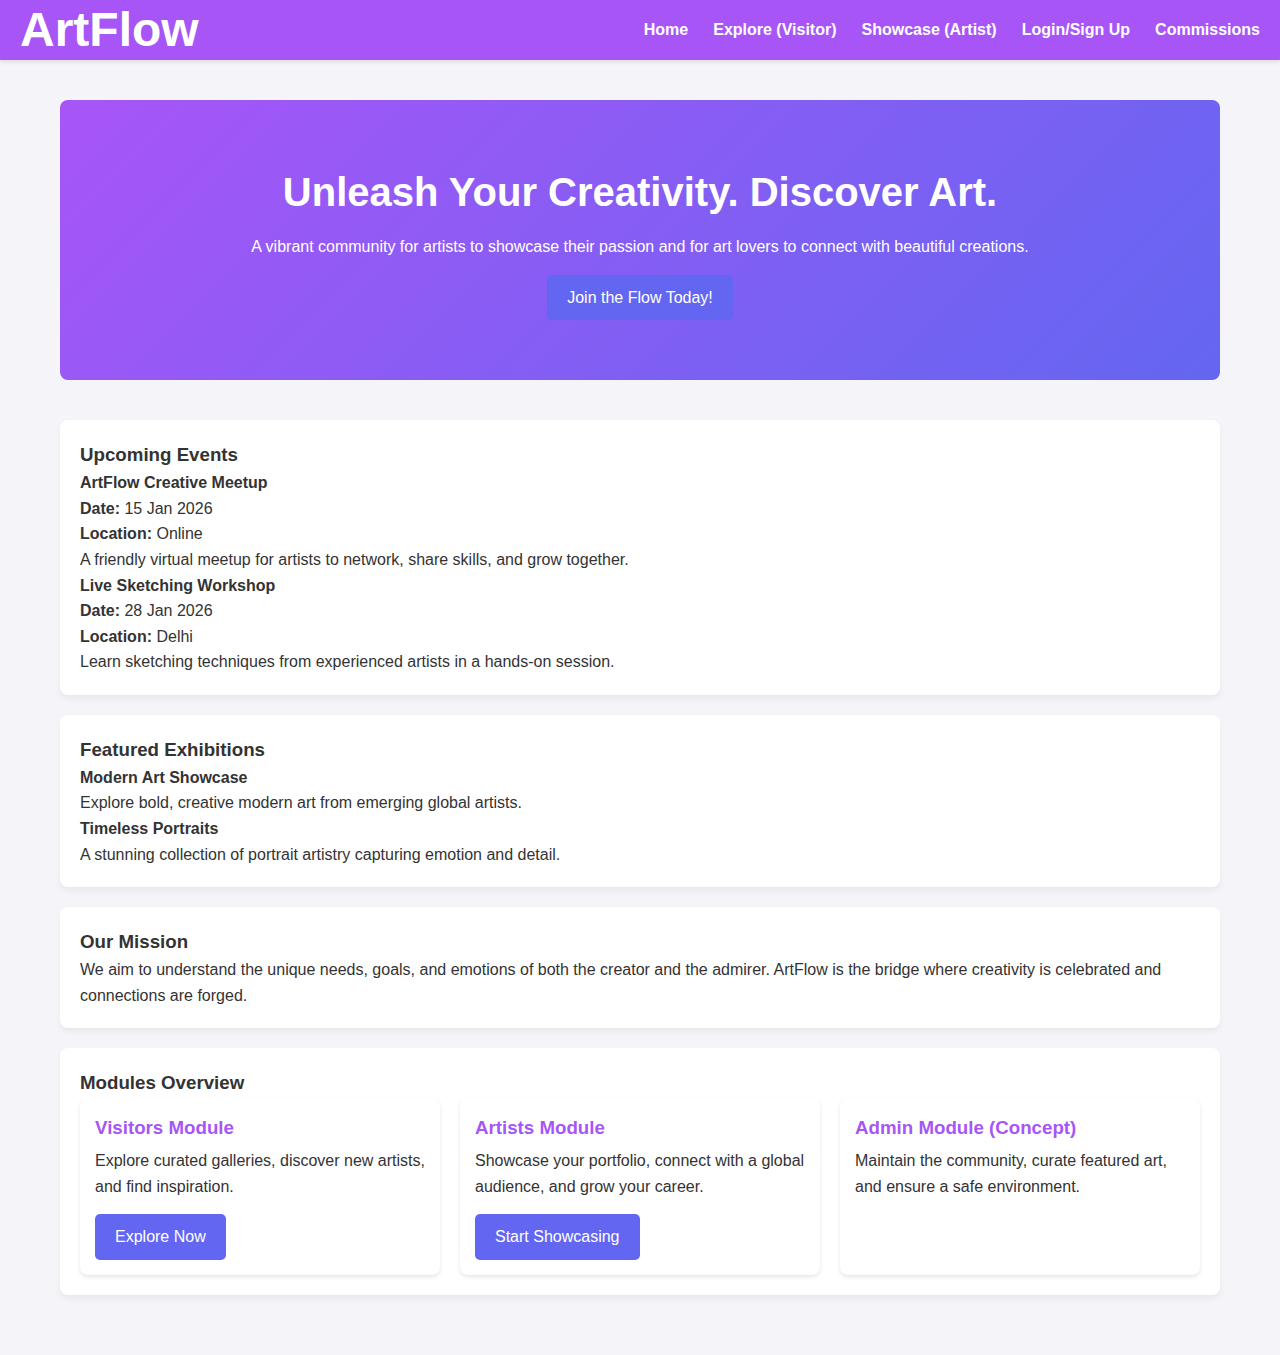
<file: Artistwebsite webd/index.html>
<!DOCTYPE html>
<html lang="en">
<head>
    <meta charset="UTF-8">
    <meta name="viewport" content="width=device-width, initial-scale=1.0">
    <title>ArtFlow - Home</title>
    <link rel="stylesheet" href="style.css">
</head>

<body>
    <header>
        <h1><a href="index.html">ArtFlow</a></h1>
        <nav>
            <ul>
                <li><a href="index.html">Home</a></li>
                <li><a href="explore.html">Explore (Visitor)</a></li>
                <li><a href="showcase.html">Showcase (Artist)</a></li>
                <li><a href="login.html">Login/Sign Up</a></li>
                <li><a href="commissions.html">Commissions</a></li>
            </ul>
        </nav>
    </header>

    <main>

        <!-- HERO SECTION -->
        <div class="hero">
            <h2>Unleash Your Creativity. Discover Art.</h2>
            <p>A vibrant community for artists to showcase their passion and for art lovers to connect with beautiful creations.</p>
            <a href="login.html" class="button">Join the Flow Today!</a>
        </div>

        <!-- UPCOMING EVENTS -->
        <section class="card">
            <h3>Upcoming Events</h3>
            <div class="events-grid">

                <div class="event-card">
                    <h4>ArtFlow Creative Meetup</h4>
                    <p><strong>Date:</strong> 15 Jan 2026</p>
                    <p><strong>Location:</strong> Online</p>
                    <p>A friendly virtual meetup for artists to network, share skills, and grow together.</p>
                </div>

                <div class="event-card">
                    <h4>Live Sketching Workshop</h4>
                    <p><strong>Date:</strong> 28 Jan 2026</p>
                    <p><strong>Location:</strong> Delhi</p>
                    <p>Learn sketching techniques from experienced artists in a hands-on session.</p>
                </div>

            </div>
        </section>

        <!-- EXHIBITIONS SECTION -->
        <section class="card">
            <h3>Featured Exhibitions</h3>
            <div class="exhibition-grid">

                <div class="exhibition-item">
            
                    <h4>Modern Art Showcase</h4>
                    <p>Explore bold, creative modern art from emerging global artists.</p>
                </div>

                <div class="exhibition-item">
    
                    <h4>Timeless Portraits</h4>
                    <p>A stunning collection of portrait artistry capturing emotion and detail.</p>
                </div>

            </div>
        </section>

        <!-- MISSION SECTION -->
        <section class="card">
            <h3>Our Mission</h3>
            <p>We aim to understand the unique needs, goals, and emotions of both the creator and the admirer. ArtFlow is the bridge where creativity is celebrated and connections are forged.</p>
        </section>

        <!-- MODULE OVERVIEW -->
        <section class="card">
            <h3>Modules Overview</h3>
            <div class="art-grid">

                <div class="art-item">
                    <div class="art-details">
                        <h3>Visitors Module</h3>
                        <p>Explore curated galleries, discover new artists, and find inspiration.</p>
                        <a href="explore.html" class="button">Explore Now</a>
                    </div>
                </div>

                <div class="art-item">
                    <div class="art-details">
                        <h3>Artists Module</h3>
                        <p>Showcase your portfolio, connect with a global audience, and grow your career.</p>
                        <a href="showcase.html" class="button">Start Showcasing</a>
                    </div>
                </div>

                <div class="art-item">
                    <div class="art-details">
                        <h3>Admin Module (Concept)</h3>
                        <p>Maintain the community, curate featured art, and ensure a safe environment.</p>
                    </div>
                </div>
             </div>
        </section>
        </main>
</body>
</html>
</file>
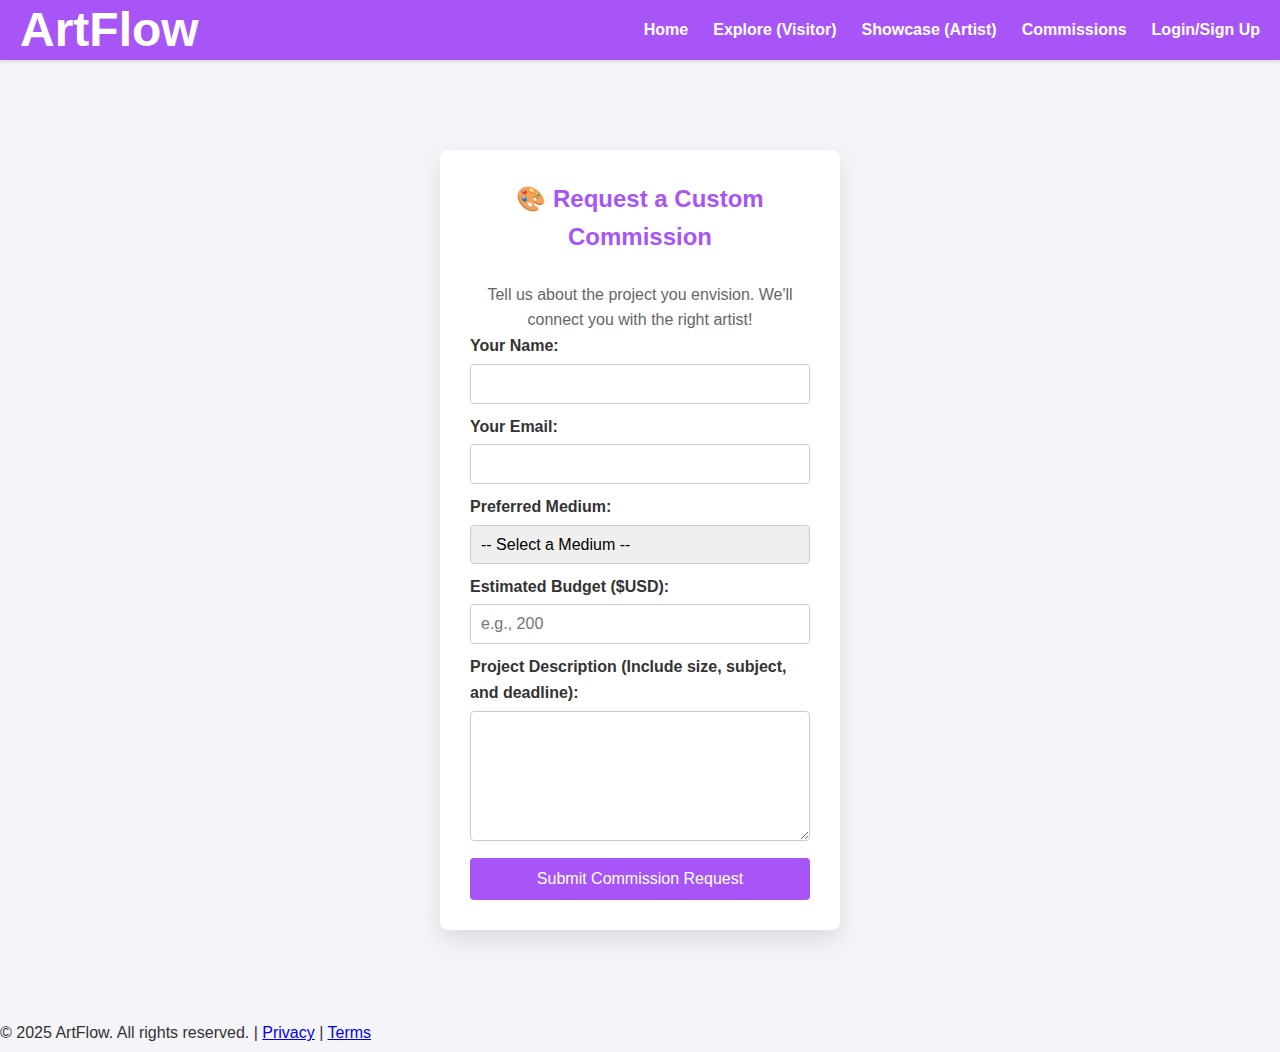
<file: Artistwebsite webd/commissions.html>
<!DOCTYPE html>
<html lang="en">
<head>
    <meta charset="UTF-8">
    <meta name="viewport" content="width=device-width, initial-scale=1.0">
    <title>ArtFlow - Commission Request</title>
    <link rel="stylesheet" href="style.css">
    <link rel="stylesheet" href="commissions.css"> 
</head>
<body>
    <header>
        <h1><a href="index.html">ArtFlow</a></h1>
        <nav>
            <ul>
                <li><a href="index.html">Home</a></li>
                <li><a href="explore.html">Explore (Visitor)</a></li>
                <li><a href="showcase.html">Showcase (Artist)</a></li>
                <li><a href="commissions.html">Commissions</a></li>
                <li><a href="login.html">Login/Sign Up</a></li>
            </ul>
        </nav>
    </header>

    <main>
        <div class="form-container commission-form">
            <h2>🎨 Request a Custom Commission</h2>
            <p class="form-intro">Tell us about the project you envision. We'll connect you with the right artist!</p>
            
            <form id="commissionForm">
                
                <label for="clientName">Your Name:</label>
                <input type="text" id="clientName" name="clientName" required>

                <label for="clientEmail">Your Email:</label>
                <input type="email" id="clientEmail" name="clientEmail" required>

                <label for="artMedium">Preferred Medium:</label>
                <select id="artMedium" name="artMedium" required>
                    <option value="">-- Select a Medium --</option>
                    <option value="digital">Digital Painting</option>
                    <option value="oil">Oil on Canvas</option>
                    <option value="sculpture">Sculpture/3D</option>
                    <option value="photography">Photography</option>
                    <option value="other">Other</option>
                </select>
                
                <label for="budget">Estimated Budget ($USD):</label>
                <input type="number" id="budget" name="budget" min="0" placeholder="e.g., 200" required>
                
                <label for="description">Project Description (Include size, subject, and deadline):</label>
                <textarea id="description" name="description" rows="6" required></textarea>
                
                <button type="submit">Submit Commission Request</button>
            </form>
        </div>
    </main>

    <footer>
        <p>&copy; 2025 ArtFlow. All rights reserved. | <a href="#">Privacy</a> | <a href="#">Terms</a></p>
    </footer>

</body>
</html>
</file>
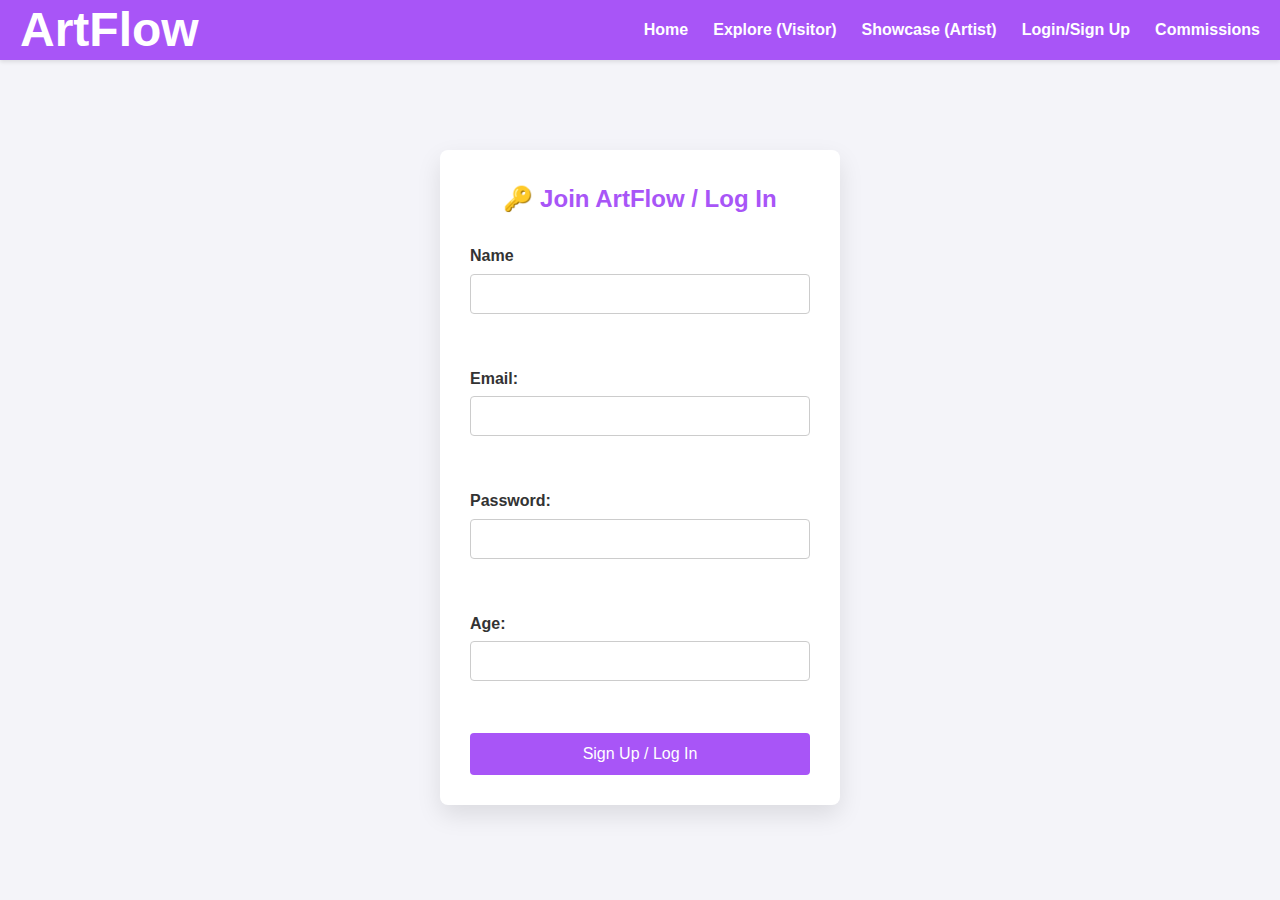
<file: Artistwebsite webd/login.html>
<!DOCTYPE html>
<html lang="en">
<head>
    <meta charset="UTF-8">
    <meta name="viewport" content="width=device-width, initial-scale=1.0">
    <title>ArtFlow - Login/Sign Up</title>
    <link rel="stylesheet" href="style.css">
</head>
<body>
    <header>
        <h1><a href="index.html">ArtFlow</a></h1>
        <nav>
            <ul>
                <li><a href="index.html">Home</a></li>
                <li><a href="explore.html">Explore (Visitor)</a></li>
                <li><a href="showcase.html">Showcase (Artist)</a></li>
                <li><a href="login.html">Login/Sign Up</a></li>
                <li><a href="commissions.html">Commissions</a></li>
            </ul>
        </nav>
    </header>

    <main>
        <div class="form-container">
            <h2>🔑 Join ArtFlow / Log In</h2>
            <form id="myForm">
                <label for = "name">Name</label>
                <input type="text" id="name" name="name">
                <span id="nameError" class="error"></span><br>
            
                <label for="email">Email:</label>
                <input type="email" id="email" name="email">
                <span id="emailError" class="error"></span><br>
            
                <label for="password">Password:</label>
                <input type="password" id="password" name="password">
                <span id="passwordError" class="error"></span><br>
            
                <label for="age">Age:</label>
                <input type="number" id="age" name="age">
                <span id="ageError" class="error"></span><br>
            
                <button type="button" onclick="validateForm()">Sign Up / Log In</button>
            </form>
        </div>
    </main>

    <script>
        function validateForm() {
            // Clear previous error messages
            document.getElementById("nameError").textContent = "";
            document.getElementById("emailError").textContent = "";
            document.getElementById("passwordError").textContent = "";
            document.getElementById("ageError").textContent = "";

            let isValid = true;

            // Name validation
            const name = document.getElementById("name").value.trim();
            if (name === "") {
                document.getElementById("nameError").textContent = "Name is required.";
                isValid = false;
            }

            // Email validation
            const email = document.getElementById("email").value.trim();
            const emailPattern = /^[a-zA-Z0-9._%+-]+@[a-zA-Z0-9.-]+\.[a-zA-Z]{2,}$/;
            if (email === "") {
                document.getElementById("emailError").textContent = "Email is required.";
                isValid = false;
            } else if (!emailPattern.test(email)) {
                document.getElementById("emailError").textContent = "Invalid email format.";
                isValid = false;
            }

            // Password validation
            const password = document.getElementById("password").value.trim();
            if (password === "") {
                document.getElementById("passwordError").textContent = "Password is required.";
                isValid = false;
            } else if (password.length < 6) {
                document.getElementById("passwordError").textContent = "Password must be at least 6 characters long.";
                isValid = false;
            }

            // Age validation
            const age = document.getElementById("age").value.trim();
            if (age === "") {
                document.getElementById("ageError").textContent = "Age is required.";
                isValid = false;
            } else if (isNaN(age) || age <= 0) {
                document.getElementById("ageError").textContent = "Age must be a positive number.";
                isValid = false;
            }

            // If all validations pass
            if (isValid) {
                alert("Form submitted successfully! Welcome to ArtFlow.");
                // Redirecting to the Home page for a basic project flow
                window.location.href = "index.html"; 
            }
        }
    </script>
</body>
</html>
</file>
<file: Artistwebsite webd/style.css>
/* style.css */

/* --- Universal Styling & Base --- */
:root {
    --primary-color: #A855F7; /* Purple */
    --secondary-color: #6366F1; /* Indigo */
    --text-color: #333;
    --light-bg: #f4f4f9;
    --card-bg: #ffffff;
    --header-height: 60px;
}

* {
    box-sizing: border-box;
    margin: 0;
    padding: 0;
}

body {
    font-family: 'Arial', sans-serif;
    line-height: 1.6;
    color: var(--text-color);
    background-color: var(--light-bg);
}

/* --- Header & Navigation --- */
header {
    background-color: var(--primary-color);
    color: white;
    padding: 0 20px;
    height: var(--header-height);
    display: flex;
    justify-content: space-between;
    align-items: center;
    box-shadow: 0 2px 4px rgba(0, 0, 0, 0.1);
}

header h1 a {
    color: white;
    text-decoration: none;
    font-size: 1.5em;
}

nav ul {
    list-style: none;
    display: flex;
}

nav ul li {
    margin-left: 25px;
}

nav ul li a {
    color: white;
    text-decoration: none;
    font-weight: bold;
    padding: 10px 0;
    transition: color 0.3s;
}

nav ul li a:hover {
    color: var(--secondary-color);
}

/* --- Main Content Area --- */
main {
    padding: 40px 20px;
    max-width: 1200px;
    margin: 0 auto;
}

/* --- Cards & Sections --- */
.card {
    background: var(--card-bg);
    padding: 20px;
    margin-bottom: 20px;
    border-radius: 8px;
    box-shadow: 0 4px 6px rgba(0, 0, 0, 0.05);
}

.hero {
    text-align: center;
    padding: 60px 20px;
    background: linear-gradient(135deg, var(--primary-color), var(--secondary-color));
    color: white;
    border-radius: 8px;
    margin-bottom: 40px;
}

.hero h2 {
    font-size: 2.5em;
    margin-bottom: 10px;
}

.button {
    display: inline-block;
    background-color: var(--secondary-color);
    color: white;
    padding: 10px 20px;
    text-decoration: none;
    border-radius: 5px;
    margin-top: 15px;
    transition: background-color 0.3s;
}

.button:hover {
    background-color: #5254d1;
}

/* --- Grid Layouts for Explore/Showcase --- */
.art-grid {
    display: grid;
    grid-template-columns: repeat(auto-fit, minmax(250px, 1fr));
    gap: 20px;
}

.art-item {
    background: var(--card-bg);
    border-radius: 8px;
    overflow: hidden;
    box-shadow: 0 2px 4px rgba(0, 0, 0, 0.1);
    transition: transform 0.3s;
}

.art-item:hover {
    transform: translateY(-5px);
}

.art-item img {
    width: 100%;
    height: 200px;
    object-fit: cover;
    display: block;
}

.art-details {
    padding: 15px;
}

.art-details h3 {
    margin-bottom: 5px;
    color: var(--primary-color);
}

/* --- Login/Sign-up Form Styling (Applied to login.html) --- */
.form-container {
    max-width: 400px;
    margin: 50px auto;
    background: var(--card-bg);
    padding: 30px;
    border-radius: 8px;
    box-shadow: 0 10px 25px rgba(0, 0, 0, 0.1);
}

.form-container h2 {
    text-align: center;
    color: var(--primary-color);
    margin-bottom: 25px;
}

.form-container label {
    display: block;
    margin-bottom: 5px;
    font-weight: bold;
}

.form-container input[type="text"],
.form-container input[type="email"],
.form-container input[type="password"],
.form-container input[type="number"] {
    width: 100%;
    padding: 10px;
    margin-bottom: 10px;
    border: 1px solid #ccc;
    border-radius: 4px;
    font-size: 16px;
}

.form-container button {
    width: 100%;
    background-color: var(--primary-color);
    color: white;
    padding: 12px;
    border: none;
    border-radius: 4px;
    cursor: pointer;
    font-size: 1em;
    transition: background-color 0.3s;
}

.form-container button:hover {
    background-color: var(--secondary-color);
}

.error {
    color: red;
    font-size: 0.85em;
    display: block; /* Make error messages take up a full line */
    height: 1.2em; /* Ensure consistent spacing */
}
</file>
<file: Artistwebsite webd/commissions.css>
/* commissions.css */

/* --- Commissions Page Specific Styling --- */

/* Get the color variables from the root of the main stylesheet */
:root {
    --secondary-color: #6366F1; /* Indigo (assuming you used this for focus) */
}

/* Ensure Select and Textarea match the existing Input styling from style.css */
.form-container select,
.form-container textarea {
    width: 100%;
    padding: 10px;
    margin-bottom: 10px;
    border: 1px solid #ccc;
    border-radius: 4px;
    font-size: 16px;
    /* Reset default browser styling for select/textarea appearance */
    -webkit-appearance: none;
    -moz-appearance: none;
    appearance: none;
}

/* Ensure Textarea and Select focus state matches Input focus state */
.form-container textarea:focus,
.form-container select:focus {
    /* Uses the secondary color defined in the main style.css :root block */
    border-color: var(--secondary-color); 
    box-shadow: 0 0 0 2px rgba(99, 102, 241, 0.3);
    outline: none;
}

/* Optional: Style the introduction text within the form container */
.form-container .form-intro {
    text-align: center;
    color: #666;
    margin-bottom: 20px;
}
</file>
